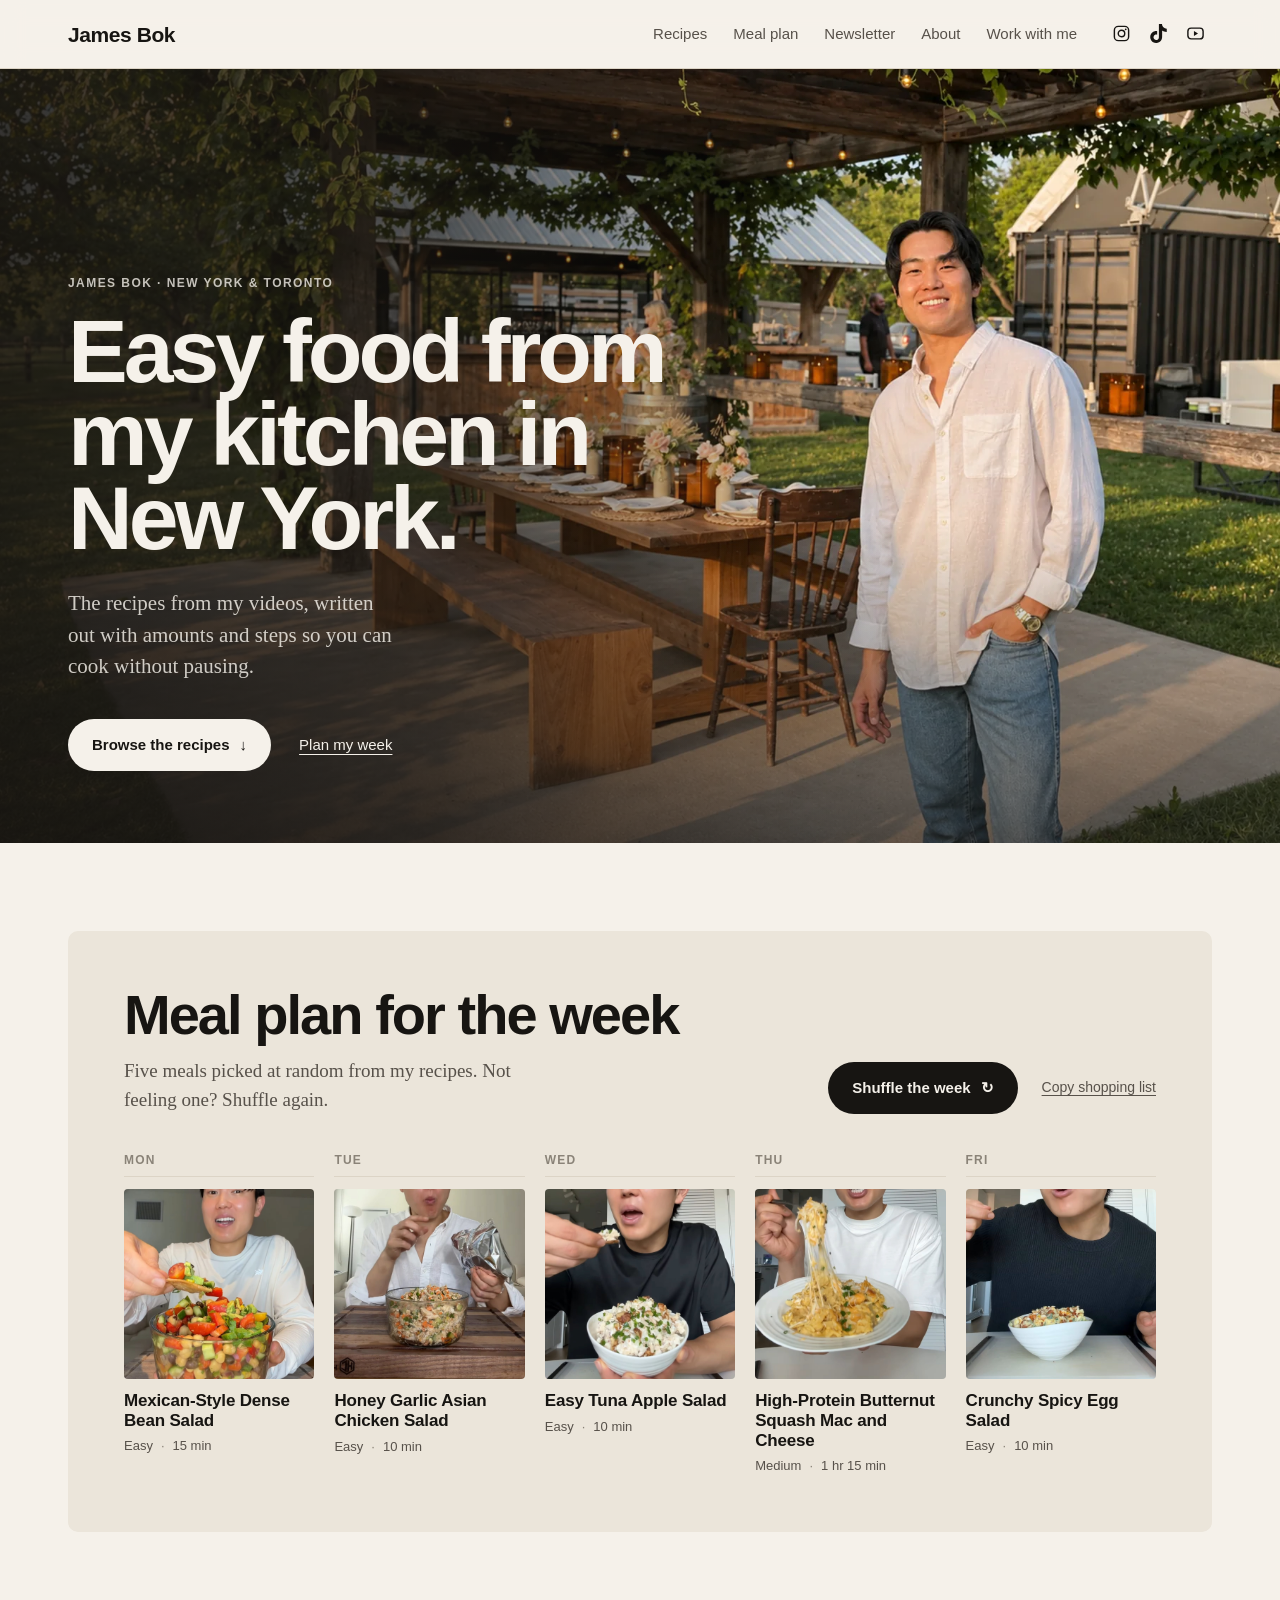
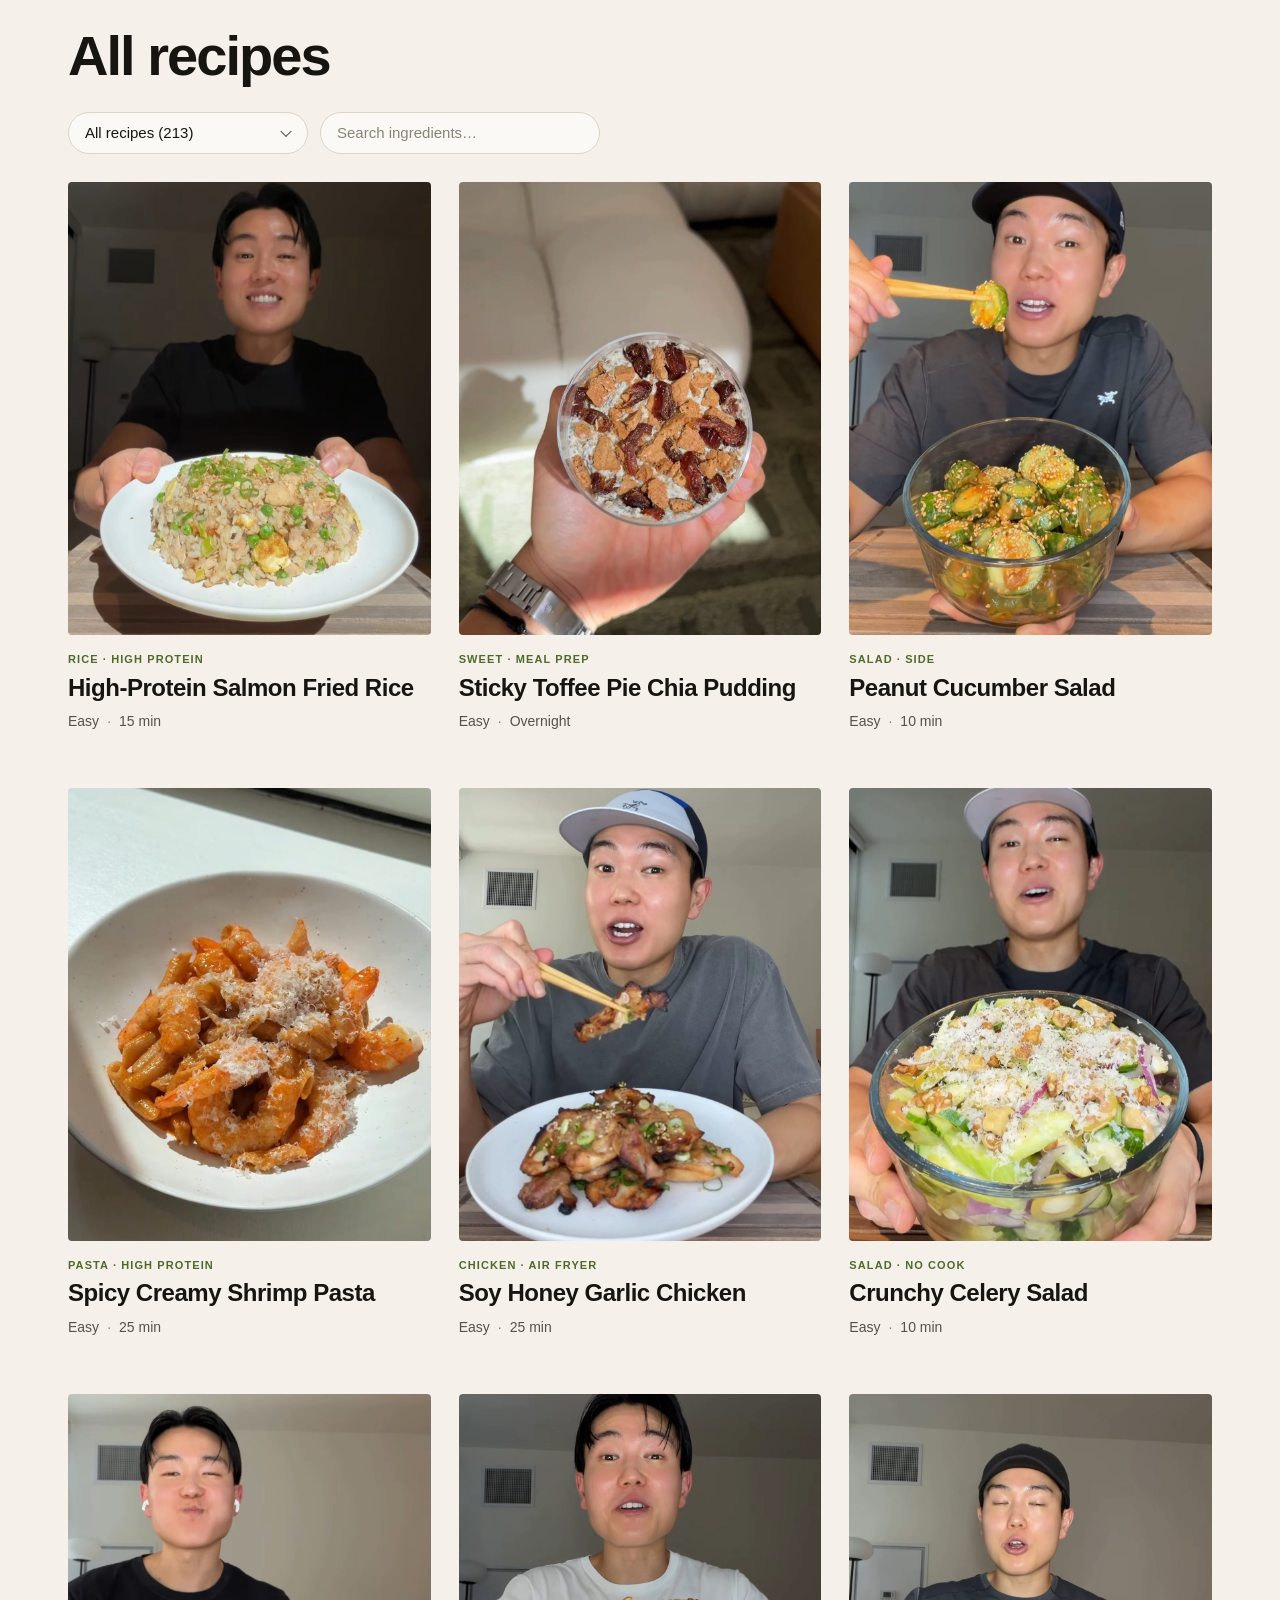
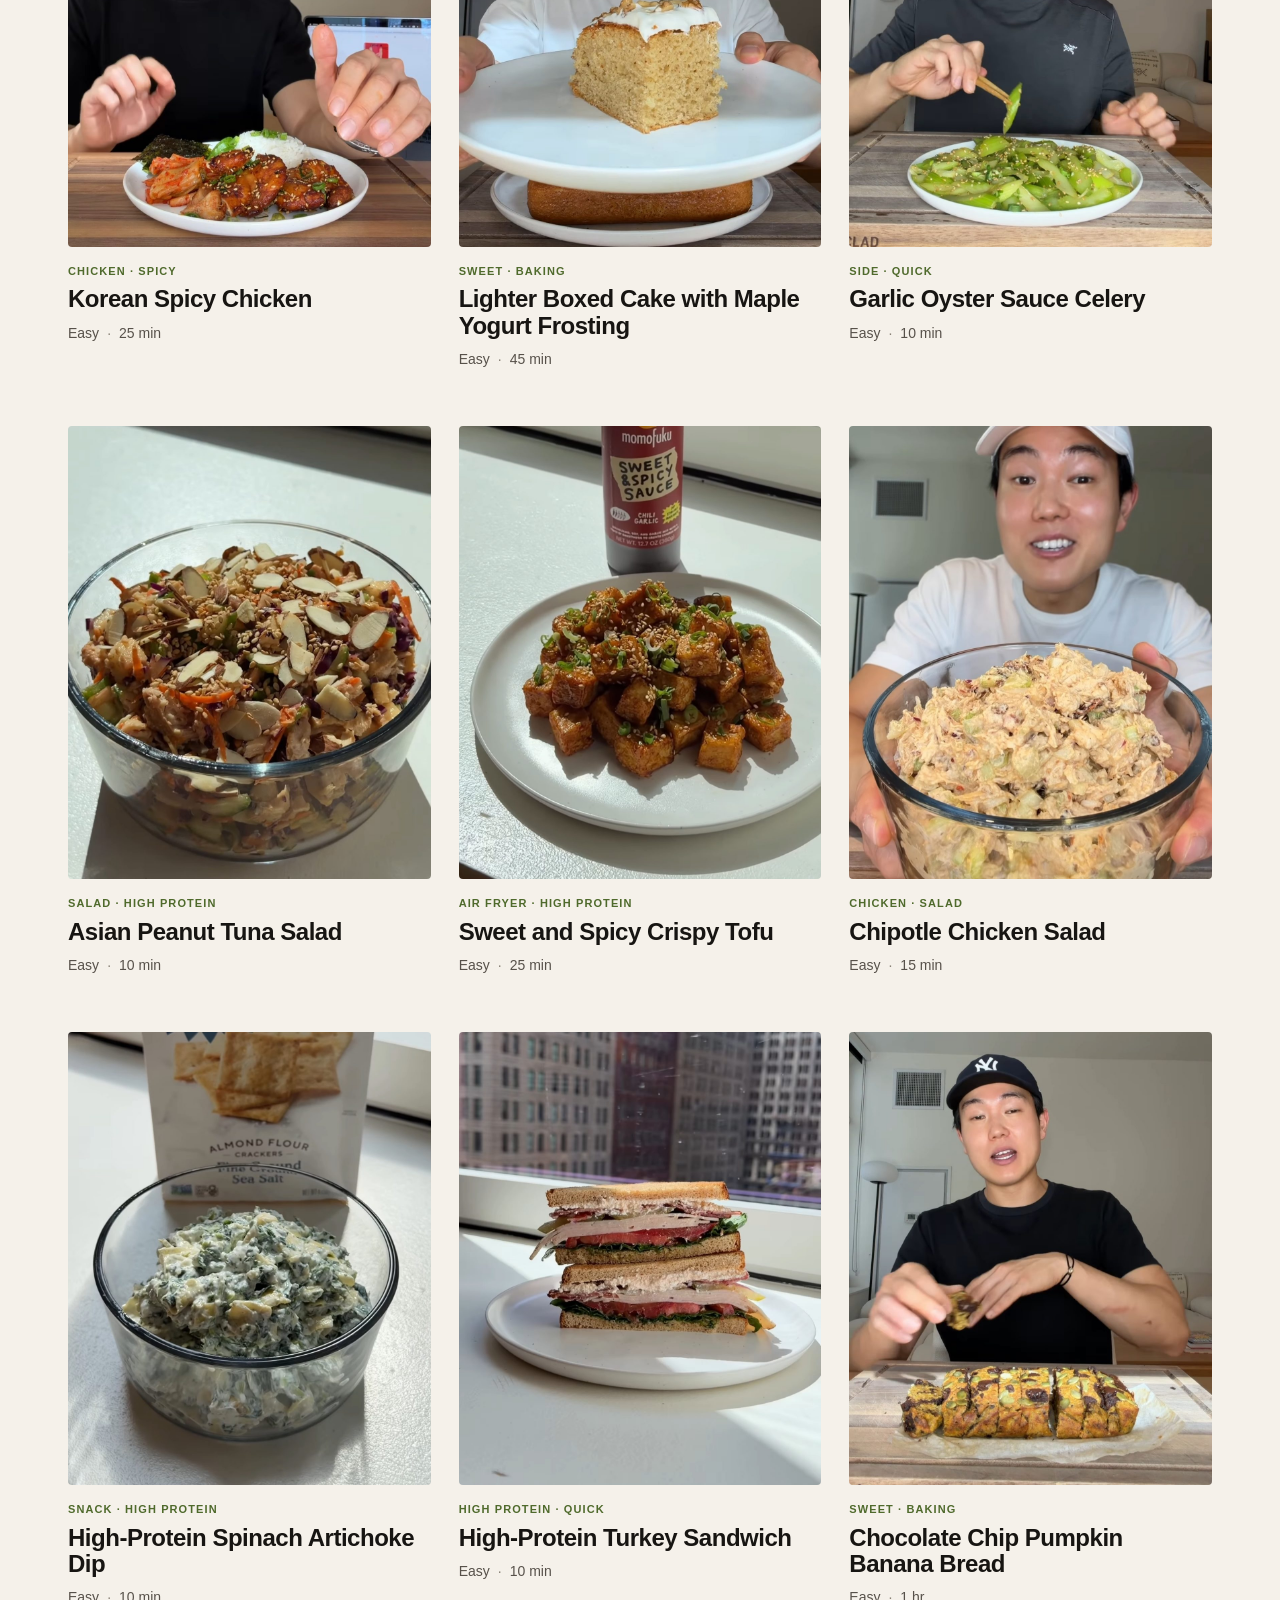
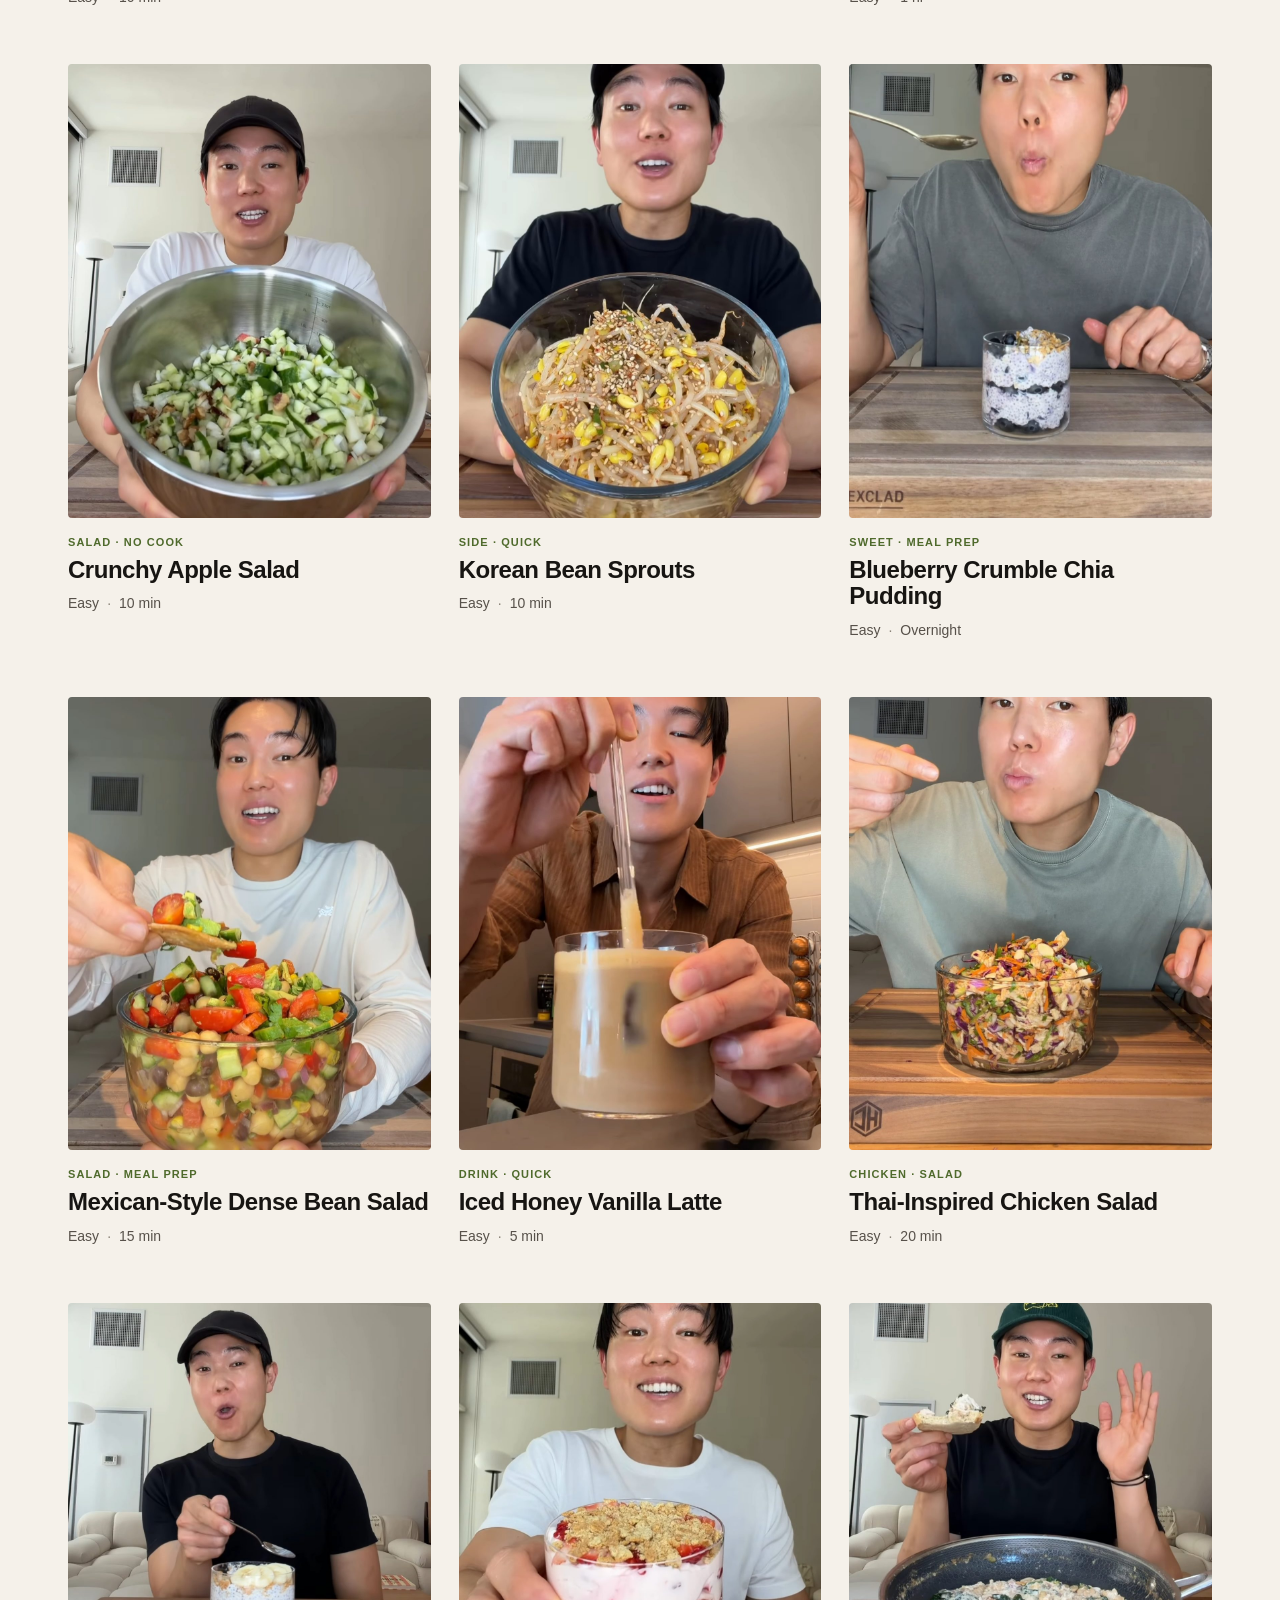
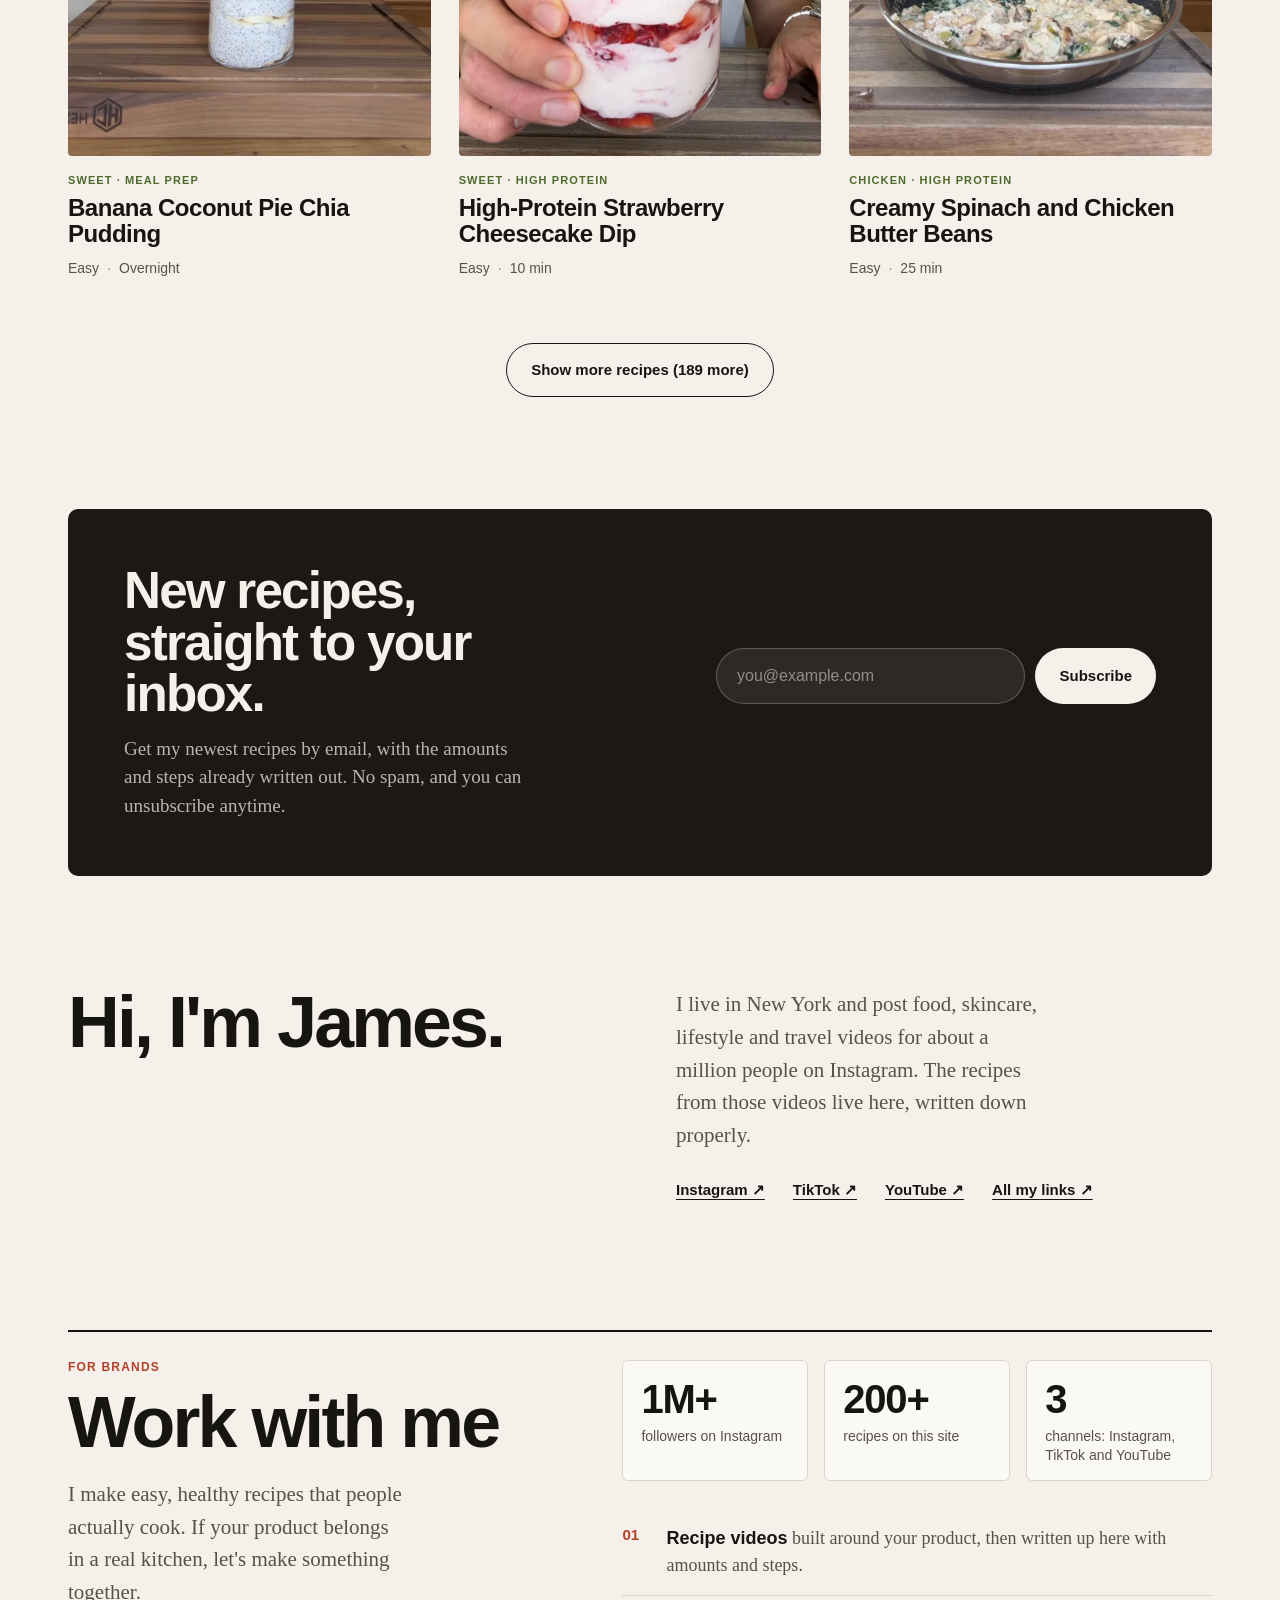
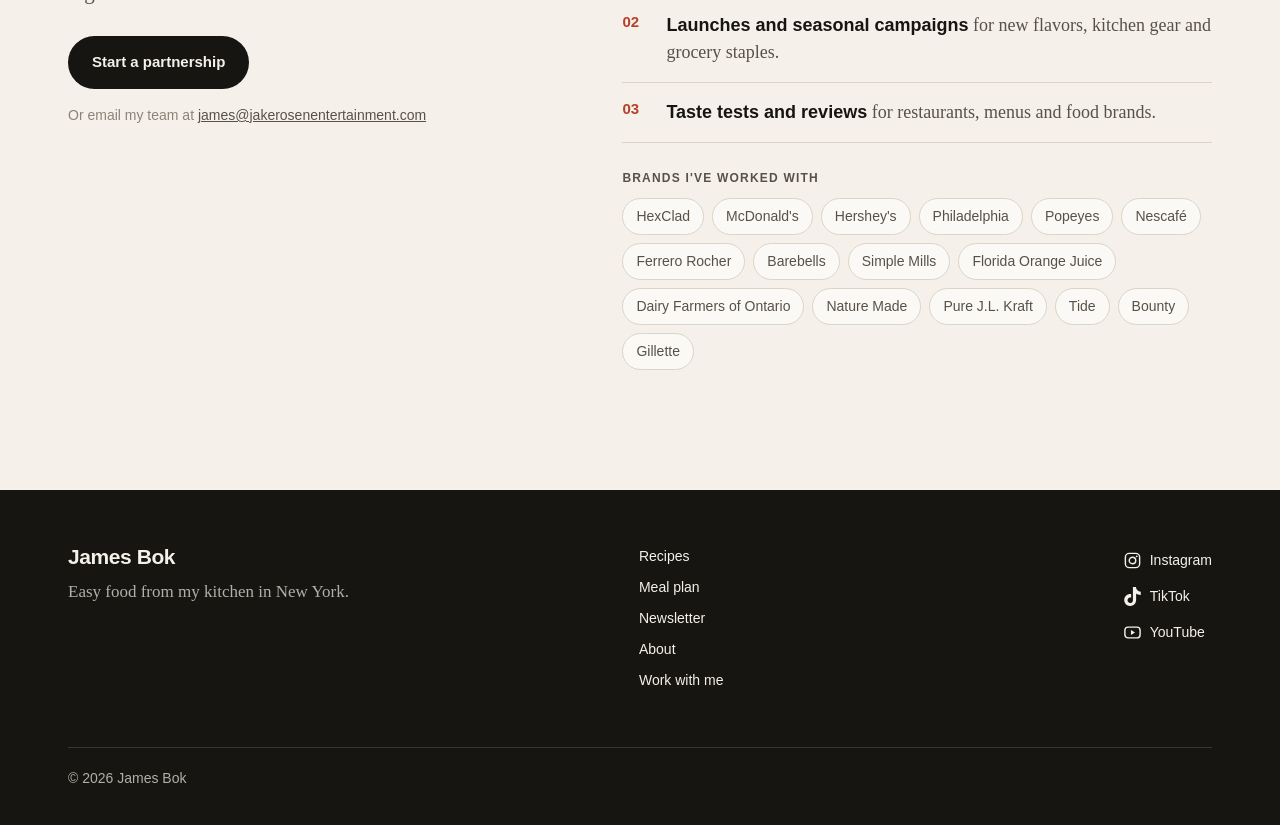
<file: index.html>
<!doctype html>
<html lang="en">
<head>
  <meta charset="utf-8">
  <meta name="viewport" content="width=device-width, initial-scale=1">
  <title>James Bok · Recipes</title>
  <meta name="description" content="Easy recipes from James Bok's videos, written out with amounts and steps.">
  <link rel="stylesheet" href="style.css">
</head>
<body class="home">
  <a class="skip" href="#recipes">Skip to the recipes</a>

  <header class="site-head">
    <div class="wrap head-in">
      <a class="mark" href="index.html"><b>James Bok</b></a>
      <button class="menu-btn" type="button" aria-expanded="false" aria-controls="head-links">Menu</button>
      <div class="head-links" id="head-links">
        <nav class="site-nav" aria-label="Main">
          <a href="#recipes">Recipes</a>
          <a href="#plan">Meal plan</a>
          <a href="#newsletter">Newsletter</a>
          <a href="#about">About</a>
          <a href="#partner">Work with me</a>
        </nav>
        <ul class="socials" aria-label="James on social media">
          <li><a href="https://www.instagram.com/jamesbok/" target="_blank" rel="noopener" aria-label="Instagram"><svg viewBox="0 0 24 24" aria-hidden="true"><rect x="3" y="3" width="18" height="18" rx="5" fill="none" stroke="currentColor" stroke-width="1.8"/><circle cx="12" cy="12" r="4.1" fill="none" stroke="currentColor" stroke-width="1.8"/><circle cx="17.3" cy="6.7" r="1.15" fill="currentColor"/></svg><span>Instagram</span></a></li>
          <li><a href="https://www.tiktok.com/@james.bok" target="_blank" rel="noopener" aria-label="TikTok"><svg viewBox="0 0 24 24" aria-hidden="true"><path fill="currentColor" d="M12.525.02c1.31-.02 2.61-.01 3.91-.02.08 1.53.63 3.09 1.75 4.17 1.12 1.11 2.7 1.62 4.24 1.79v4.03c-1.44-.05-2.89-.35-4.2-.97-.57-.26-1.1-.59-1.62-.93-.01 2.92.01 5.84-.02 8.75-.08 1.4-.54 2.79-1.35 3.94-1.31 1.92-3.58 3.17-5.91 3.21-1.43.08-2.86-.31-4.08-1.03-2.02-1.19-3.44-3.37-3.65-5.71-.02-.5-.03-1-.01-1.49.18-1.9 1.12-3.72 2.58-4.96 1.66-1.44 3.98-2.13 6.15-1.72.02 1.48-.04 2.96-.04 4.44-.99-.32-2.15-.23-3.02.37-.63.41-1.11 1.04-1.36 1.75-.21.51-.15 1.07-.14 1.61.24 1.64 1.82 3.02 3.5 2.87 1.12-.01 2.19-.66 2.77-1.61.19-.33.4-.67.41-1.06.1-1.79.06-3.57.07-5.36.01-4.03-.01-8.05.02-12.07z"/></svg><span>TikTok</span></a></li>
          <li><a href="https://www.youtube.com/@jamesbok" target="_blank" rel="noopener" aria-label="YouTube"><svg viewBox="0 0 24 24" aria-hidden="true"><rect x="2.4" y="5.2" width="19.2" height="13.6" rx="4" fill="none" stroke="currentColor" stroke-width="1.8"/><path d="M10 8.9v6.2l5.2-3.1z" fill="currentColor"/></svg><span>YouTube</span></a></li>
        </ul>
      </div>
    </div>
  </header>

  <main>
    <section class="hero" aria-labelledby="hero-title">
      <img class="hero-img" src="james-hero.webp" alt="James Bok smiling beside a long wooden table set for dinner under an outdoor pergola" width="1920" height="1080" fetchpriority="high">
      <div class="wrap hero-in">
        <div class="hero-text">
          <p class="hero-kicker">James Bok · New York &amp; Toronto</p>
          <h1 id="hero-title">Easy food from my kitchen in New&nbsp;York.</h1>
          <p class="hero-lede">The recipes from my videos, written out with amounts and steps so you can cook without pausing.</p>
          <div class="hero-cta">
            <a class="btn btn-light" href="#recipes">Browse the recipes <span aria-hidden="true">↓</span></a>
            <a class="textlink" href="#plan">Plan my week</a>
          </div>
        </div>
      </div>
    </section>

    <section class="block block-plan" id="plan" aria-labelledby="plan-title">
      <div class="wrap">
        <div class="box box-plan">
        <div class="plan-head">
          <div>
            <h2 id="plan-title">Meal plan for the week</h2>
            <p class="plan-lede">Five meals picked at random from my recipes. Not feeling one? Shuffle again.</p>
          </div>
          <div class="plan-actions">
            <button class="btn" id="shuffle" type="button">Shuffle the week <span aria-hidden="true">↻</span></button>
            <button class="textbtn" id="plan-copy" type="button">Copy shopping list</button>
          </div>
        </div>
        <ol class="plan-list" id="plan-list" aria-live="polite"></ol>
        </div>
      </div>
    </section>

    <div class="wrap">
      <section class="recipes" id="recipes" aria-labelledby="recipes-title">
        <div class="sec-head">
          <h2 id="recipes-title">All recipes</h2>
          <p class="count" id="count" aria-live="polite"></p>
        </div>
        <div class="toolbar">
          <div class="select">
            <select id="filter" aria-label="Filter recipes by tag"></select>
          </div>
          <input class="search" id="search" type="search" placeholder="Search ingredients…" aria-label="Search recipes">
        </div>
        <ul class="grid" id="list"></ul>
        <div class="more" id="more-wrap" hidden>
          <button class="btn btn-line" id="more" type="button">Show more recipes</button>
        </div>
      </section>
    </div>

    <section class="block block-news" id="newsletter" aria-labelledby="news-title">
      <div class="wrap">
        <div class="box box-news news">
        <div class="news-text">
          <h2 id="news-title">New recipes, straight to your inbox.</h2>
          <p>Get my newest recipes by email, with the amounts and steps already written out. No spam, and you can unsubscribe anytime.</p>
        </div>
        <!-- To connect a newsletter service (Mailchimp, Kit, Beehiiv…), put its form URL in action="" and match the email field's name. -->
        <form class="news-form" id="news-form" action="" method="post" novalidate>
          <label class="sr" for="news-email">Email address</label>
          <input id="news-email" type="email" name="email" placeholder="you@example.com" autocomplete="email" required>
          <button class="btn btn-light" type="submit">Subscribe</button>
          <p class="news-note" id="news-note" aria-live="polite"></p>
        </form>
        </div>
      </div>
    </section>

    <div class="wrap">
      <section class="about" id="about" aria-labelledby="about-title">
        <h2 id="about-title">Hi, I'm James.</h2>
        <div>
          <p>I live in New York and post food, skincare, lifestyle and travel videos for about a million people on Instagram. The recipes from those videos live here, written down properly.</p>
          <div class="about-links">
            <a href="https://www.instagram.com/jamesbok/" target="_blank" rel="noopener">Instagram ↗</a>
            <a href="https://www.tiktok.com/@james.bok" target="_blank" rel="noopener">TikTok ↗</a>
            <a href="https://www.youtube.com/@jamesbok" target="_blank" rel="noopener">YouTube ↗</a>
            <a href="https://beacons.ai/jamesbok" target="_blank" rel="noopener">All my links ↗</a>
          </div>
        </div>
      </section>

      <section class="partner" id="partner" aria-labelledby="partner-title">
        <div class="partner-head">
          <p class="label">For brands</p>
          <h2 id="partner-title">Work with me</h2>
          <p class="partner-lede">I make easy, healthy recipes that people actually cook. If your product belongs in a real kitchen, let's make something together.</p>
          <a class="btn" href="mailto:james@jakerosenentertainment.com?subject=Partnership%20inquiry">Start a partnership</a>
          <p class="partner-mail">Or email my team at <a href="mailto:james@jakerosenentertainment.com">james@jakerosenentertainment.com</a></p>
        </div>
        <div class="partner-body">
          <dl class="stats">
            <div><dt>1M+</dt><dd>followers on Instagram</dd></div>
            <div><dt>200+</dt><dd>recipes on this site</dd></div>
            <div><dt>3</dt><dd>channels: Instagram, TikTok and YouTube</dd></div>
          </dl>
          <ol class="offer">
            <li><b>Recipe videos</b> built around your product, then written up here with amounts and steps.</li>
            <li><b>Launches and seasonal campaigns</b> for new flavors, kitchen gear and grocery staples.</li>
            <li><b>Taste tests and reviews</b> for restaurants, menus and food brands.</li>
          </ol>
          <div class="brands">
            <p class="label">Brands I've worked with</p>
            <ul>
              <li>HexClad</li><li>McDonald's</li><li>Hershey's</li><li>Philadelphia</li><li>Popeyes</li><li>Nescafé</li>
              <li>Ferrero Rocher</li><li>Barebells</li><li>Simple Mills</li><li>Florida Orange Juice</li><li>Dairy Farmers of Ontario</li>
              <li>Nature Made</li><li>Pure J.L. Kraft</li><li>Tide</li><li>Bounty</li><li>Gillette</li>
            </ul>
          </div>
        </div>
      </section>
    </div>
  </main>

  <footer class="site-foot">
    <div class="wrap foot-in">
      <div class="foot-brand">
        <a class="mark" href="index.html"><b>James Bok</b></a>
        <p>Easy food from my kitchen in New York.</p>
      </div>
      <nav class="foot-nav" aria-label="Footer">
        <a href="#recipes">Recipes</a>
        <a href="#plan">Meal plan</a>
        <a href="#newsletter">Newsletter</a>
        <a href="#about">About</a>
        <a href="#partner">Work with me</a>
      </nav>
      <ul class="socials socials-labeled" aria-label="James on social media">
        <li><a href="https://www.instagram.com/jamesbok/" target="_blank" rel="noopener"><svg viewBox="0 0 24 24" aria-hidden="true"><rect x="3" y="3" width="18" height="18" rx="5" fill="none" stroke="currentColor" stroke-width="1.8"/><circle cx="12" cy="12" r="4.1" fill="none" stroke="currentColor" stroke-width="1.8"/><circle cx="17.3" cy="6.7" r="1.15" fill="currentColor"/></svg><span>Instagram</span></a></li>
        <li><a href="https://www.tiktok.com/@james.bok" target="_blank" rel="noopener"><svg viewBox="0 0 24 24" aria-hidden="true"><path fill="currentColor" d="M12.525.02c1.31-.02 2.61-.01 3.91-.02.08 1.53.63 3.09 1.75 4.17 1.12 1.11 2.7 1.62 4.24 1.79v4.03c-1.44-.05-2.89-.35-4.2-.97-.57-.26-1.1-.59-1.62-.93-.01 2.92.01 5.84-.02 8.75-.08 1.4-.54 2.79-1.35 3.94-1.31 1.92-3.58 3.17-5.91 3.21-1.43.08-2.86-.31-4.08-1.03-2.02-1.19-3.44-3.37-3.65-5.71-.02-.5-.03-1-.01-1.49.18-1.9 1.12-3.72 2.58-4.96 1.66-1.44 3.98-2.13 6.15-1.72.02 1.48-.04 2.96-.04 4.44-.99-.32-2.15-.23-3.02.37-.63.41-1.11 1.04-1.36 1.75-.21.51-.15 1.07-.14 1.61.24 1.64 1.82 3.02 3.5 2.87 1.12-.01 2.19-.66 2.77-1.61.19-.33.4-.67.41-1.06.1-1.79.06-3.57.07-5.36.01-4.03-.01-8.05.02-12.07z"/></svg><span>TikTok</span></a></li>
        <li><a href="https://www.youtube.com/@jamesbok" target="_blank" rel="noopener"><svg viewBox="0 0 24 24" aria-hidden="true"><rect x="2.4" y="5.2" width="19.2" height="13.6" rx="4" fill="none" stroke="currentColor" stroke-width="1.8"/><path d="M10 8.9v6.2l5.2-3.1z" fill="currentColor"/></svg><span>YouTube</span></a></li>
      </ul>
      <p class="foot-copy">© 2026 James Bok</p>
    </div>
  </footer>

  <script src="recipes.js"></script>
  <script src="app.js"></script>
</body>
</html>
</file>
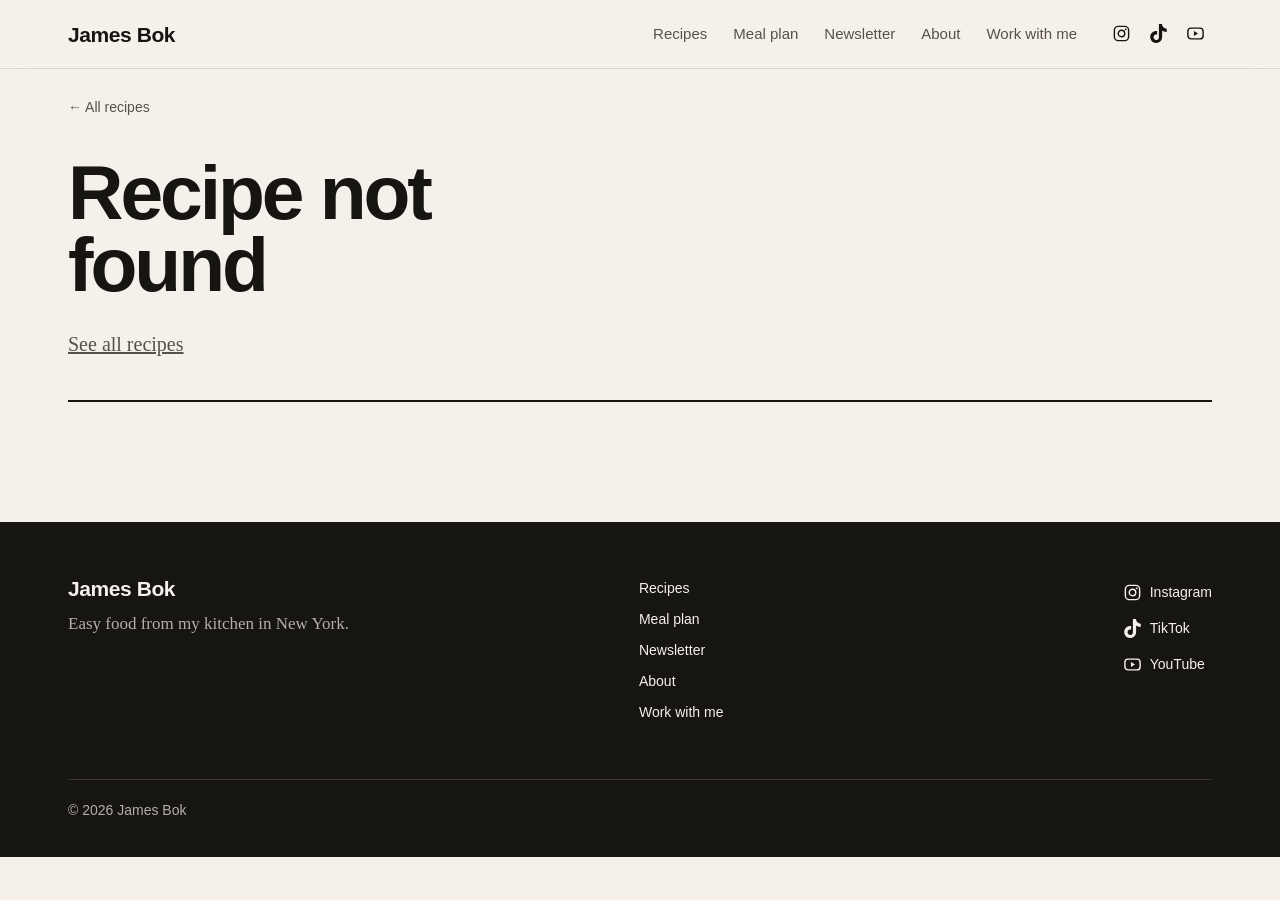
<file: recipe.html>
<!doctype html>
<html lang="en">
<head>
  <meta charset="utf-8">
  <meta name="viewport" content="width=device-width, initial-scale=1">
  <title>Recipe · James Bok</title>
  <meta name="description" content="A recipe from James Bok.">
  <link rel="stylesheet" href="style.css">
  <link rel="stylesheet" href="print.css">
</head>
<body>
  <a class="skip" href="#recipe">Skip to the recipe</a>

  <header class="site-head">
    <div class="wrap head-in">
      <a class="mark" href="index.html"><b>James Bok</b></a>
      <button class="menu-btn" type="button" aria-expanded="false" aria-controls="head-links">Menu</button>
      <div class="head-links" id="head-links">
        <nav class="site-nav" aria-label="Main">
          <a href="index.html#recipes">Recipes</a>
          <a href="index.html#plan">Meal plan</a>
          <a href="index.html#newsletter">Newsletter</a>
          <a href="index.html#about">About</a>
          <a href="index.html#partner">Work with me</a>
        </nav>
        <ul class="socials" aria-label="James on social media">
          <li><a href="https://www.instagram.com/jamesbok/" target="_blank" rel="noopener" aria-label="Instagram"><svg viewBox="0 0 24 24" aria-hidden="true"><rect x="3" y="3" width="18" height="18" rx="5" fill="none" stroke="currentColor" stroke-width="1.8"/><circle cx="12" cy="12" r="4.1" fill="none" stroke="currentColor" stroke-width="1.8"/><circle cx="17.3" cy="6.7" r="1.15" fill="currentColor"/></svg><span>Instagram</span></a></li>
          <li><a href="https://www.tiktok.com/@james.bok" target="_blank" rel="noopener" aria-label="TikTok"><svg viewBox="0 0 24 24" aria-hidden="true"><path fill="currentColor" d="M12.525.02c1.31-.02 2.61-.01 3.91-.02.08 1.53.63 3.09 1.75 4.17 1.12 1.11 2.7 1.62 4.24 1.79v4.03c-1.44-.05-2.89-.35-4.2-.97-.57-.26-1.1-.59-1.62-.93-.01 2.92.01 5.84-.02 8.75-.08 1.4-.54 2.79-1.35 3.94-1.31 1.92-3.58 3.17-5.91 3.21-1.43.08-2.86-.31-4.08-1.03-2.02-1.19-3.44-3.37-3.65-5.71-.02-.5-.03-1-.01-1.49.18-1.9 1.12-3.72 2.58-4.96 1.66-1.44 3.98-2.13 6.15-1.72.02 1.48-.04 2.96-.04 4.44-.99-.32-2.15-.23-3.02.37-.63.41-1.11 1.04-1.36 1.75-.21.51-.15 1.07-.14 1.61.24 1.64 1.82 3.02 3.5 2.87 1.12-.01 2.19-.66 2.77-1.61.19-.33.4-.67.41-1.06.1-1.79.06-3.57.07-5.36.01-4.03-.01-8.05.02-12.07z"/></svg><span>TikTok</span></a></li>
          <li><a href="https://www.youtube.com/@jamesbok" target="_blank" rel="noopener" aria-label="YouTube"><svg viewBox="0 0 24 24" aria-hidden="true"><rect x="2.4" y="5.2" width="19.2" height="13.6" rx="4" fill="none" stroke="currentColor" stroke-width="1.8"/><path d="M10 8.9v6.2l5.2-3.1z" fill="currentColor"/></svg><span>YouTube</span></a></li>
        </ul>
      </div>
    </div>
  </header>

  <div class="wrap">
    <a class="back" href="index.html#recipes">← All recipes</a>
    <main id="recipe"></main>
  </div>

  <footer class="site-foot">
    <div class="wrap foot-in">
      <div class="foot-brand">
        <a class="mark" href="index.html"><b>James Bok</b></a>
        <p>Easy food from my kitchen in New York.</p>
      </div>
      <nav class="foot-nav" aria-label="Footer">
        <a href="index.html#recipes">Recipes</a>
        <a href="index.html#plan">Meal plan</a>
        <a href="index.html#newsletter">Newsletter</a>
        <a href="index.html#about">About</a>
        <a href="index.html#partner">Work with me</a>
      </nav>
      <ul class="socials socials-labeled" aria-label="James on social media">
        <li><a href="https://www.instagram.com/jamesbok/" target="_blank" rel="noopener"><svg viewBox="0 0 24 24" aria-hidden="true"><rect x="3" y="3" width="18" height="18" rx="5" fill="none" stroke="currentColor" stroke-width="1.8"/><circle cx="12" cy="12" r="4.1" fill="none" stroke="currentColor" stroke-width="1.8"/><circle cx="17.3" cy="6.7" r="1.15" fill="currentColor"/></svg><span>Instagram</span></a></li>
        <li><a href="https://www.tiktok.com/@james.bok" target="_blank" rel="noopener"><svg viewBox="0 0 24 24" aria-hidden="true"><path fill="currentColor" d="M12.525.02c1.31-.02 2.61-.01 3.91-.02.08 1.53.63 3.09 1.75 4.17 1.12 1.11 2.7 1.62 4.24 1.79v4.03c-1.44-.05-2.89-.35-4.2-.97-.57-.26-1.1-.59-1.62-.93-.01 2.92.01 5.84-.02 8.75-.08 1.4-.54 2.79-1.35 3.94-1.31 1.92-3.58 3.17-5.91 3.21-1.43.08-2.86-.31-4.08-1.03-2.02-1.19-3.44-3.37-3.65-5.71-.02-.5-.03-1-.01-1.49.18-1.9 1.12-3.72 2.58-4.96 1.66-1.44 3.98-2.13 6.15-1.72.02 1.48-.04 2.96-.04 4.44-.99-.32-2.15-.23-3.02.37-.63.41-1.11 1.04-1.36 1.75-.21.51-.15 1.07-.14 1.61.24 1.64 1.82 3.02 3.5 2.87 1.12-.01 2.19-.66 2.77-1.61.19-.33.4-.67.41-1.06.1-1.79.06-3.57.07-5.36.01-4.03-.01-8.05.02-12.07z"/></svg><span>TikTok</span></a></li>
        <li><a href="https://www.youtube.com/@jamesbok" target="_blank" rel="noopener"><svg viewBox="0 0 24 24" aria-hidden="true"><rect x="2.4" y="5.2" width="19.2" height="13.6" rx="4" fill="none" stroke="currentColor" stroke-width="1.8"/><path d="M10 8.9v6.2l5.2-3.1z" fill="currentColor"/></svg><span>YouTube</span></a></li>
      </ul>
      <p class="foot-copy">© 2026 James Bok</p>
    </div>
  </footer>

  <script src="qrcode.js"></script>
  <script src="print.js"></script>
  <script src="recipes.js"></script>
  <script src="app.js"></script>
</body>
</html>
</file>
<file: style.css>
:root {
  --paper: #f5f1ea;
  --paper-2: #ebe5da;
  --card: #fbf9f5;
  --ink: #171512;
  --ink-2: #57514a;
  --ink-3: #8a8378;
  --line: #dcd4c6;
  --accent: #b5412a;      /* gochujang */
  --accent-ink: #fff7ef;
  --green: #4f6a2c;       /* green onion */

  /* Classic system fonts: nothing to download, available everywhere. */
  --sans: "Helvetica Neue", Helvetica, Arial, sans-serif;
  --serif: Georgia, "Times New Roman", Times, serif;

  --gutter: clamp(16px, 4vw, 48px);
  --max: 1240px;
}

* { box-sizing: border-box; }
html { -webkit-text-size-adjust: 100%; scroll-behavior: smooth; }
body {
  margin: 0;
  background: var(--paper);
  color: var(--ink);
  font: 400 17px/1.5 var(--sans);
  -webkit-font-smoothing: antialiased;
}
a { color: inherit; }
img { max-width: 100%; display: block; }
button { font: inherit; color: inherit; }

.wrap { max-width: var(--max); margin: 0 auto; padding: 0 var(--gutter); }

.label {
  margin: 0; font: 700 12px/1.2 var(--sans); letter-spacing: 0.1em; text-transform: uppercase; color: var(--ink-2);
}

.sr, .skip:not(:focus) {
  position: absolute; width: 1px; height: 1px; margin: -1px; padding: 0;
  overflow: hidden; clip: rect(0 0 0 0); white-space: nowrap; border: 0;
}
.skip:focus {
  position: fixed; top: 12px; left: 12px; z-index: 50;
  background: var(--ink); color: var(--paper); padding: 10px 16px; border-radius: 999px; font-size: 14px;
}

/* ---------- header / footer ---------- */
.site-head {
  position: sticky; top: 0; z-index: 30;
  background: rgba(245, 241, 234, 0.9);
  -webkit-backdrop-filter: saturate(1.4) blur(12px); backdrop-filter: saturate(1.4) blur(12px);
  border-bottom: 1px solid var(--line);
}
.head-in { display: flex; align-items: center; justify-content: space-between; gap: 24px; min-height: 68px; }
.mark { text-decoration: none; display: flex; align-items: baseline; gap: 10px; white-space: nowrap; }
.mark b { font: 700 21px/1 var(--sans); letter-spacing: -0.02em; }
.head-links { display: flex; align-items: center; gap: 28px; }
.site-nav { display: flex; gap: 26px; font-size: 15px; }
.site-nav a { text-decoration: none; color: var(--ink-2); white-space: nowrap; }
.site-nav a:hover { color: var(--ink); text-decoration: underline; text-underline-offset: 5px; }
.socials { list-style: none; margin: 0; padding: 0; display: flex; gap: 4px; }
.socials a {
  display: inline-flex; align-items: center; gap: 8px; text-decoration: none; color: var(--ink);
  padding: 7px; border-radius: 999px; transition: background .15s ease, color .15s ease;
}
.socials a:hover { background: var(--ink); color: var(--paper); }
.socials svg { width: 19px; height: 19px; flex: none; }
.site-head .socials span { display: none; }
.menu-btn {
  display: none; border: 1.5px solid var(--ink); background: transparent; border-radius: 999px;
  padding: 7px 16px; font-size: 14px; font-weight: 700; cursor: pointer;
}

.site-foot {
  margin-top: 120px; background: var(--ink); color: rgba(245, 241, 234, 0.7);
  padding: 56px 0 36px; font-size: 14px;
}
.foot-in {
  display: grid; grid-template-columns: minmax(0, 1.2fr) minmax(0, 1fr) auto; gap: 32px 48px; align-items: start;
}
.foot-brand .mark b { color: var(--paper); }
.foot-brand p { margin: 12px 0 0; font: 400 17px/1.5 var(--serif); }
.foot-nav { display: grid; gap: 10px; }
.foot-nav a { color: var(--paper); text-decoration: none; }
.foot-nav a:hover { text-decoration: underline; text-underline-offset: 4px; }
.socials-labeled { flex-direction: column; gap: 6px; }
.socials-labeled a { color: var(--paper); padding: 4px 0; }
.socials-labeled a:hover { background: none; color: #e8907a; }
.foot-copy { grid-column: 1 / -1; margin: 24px 0 0; padding-top: 20px; border-top: 1px solid rgba(245, 241, 234, 0.15); }

/* ---------- buttons ---------- */
.btn {
  display: inline-flex; align-items: center; gap: 10px;
  background: var(--ink); color: var(--paper); text-decoration: none; border: 0; cursor: pointer;
  padding: 15px 24px; border-radius: 999px; font-weight: 700; font-size: 15px;
  transition: background .15s ease, color .15s ease;
}
.btn:hover { background: var(--accent); }
.btn-light { background: var(--paper); color: var(--ink); }
.btn-light:hover { background: var(--accent); color: var(--accent-ink); }
.textlink { font-size: 15px; color: var(--ink-2); text-underline-offset: 4px; }
.textlink:hover { color: var(--ink); }

/* ---------- home: hero ---------- */
/* One wide photo of James fills the hero (he stands on the right); a dark gradient on the left sits under the text. */
.hero {
  position: relative; overflow: hidden; isolation: isolate;
  background: #1d1814; color: var(--paper);
  min-height: min(86vh, 820px); display: flex; align-items: flex-end;
}
.hero-img {
  position: absolute; inset: 0; z-index: -2; width: 100%; height: 100%; max-width: none;
  object-fit: cover; object-position: 70% 35%;
}
.hero::after {
  content: ""; position: absolute; inset: 0; z-index: -1;
  background:
    linear-gradient(90deg, rgba(23, 20, 17, 0.86) 0%, rgba(23, 20, 17, 0.66) 34%, rgba(23, 20, 17, 0.2) 58%, rgba(23, 20, 17, 0) 70%),
    linear-gradient(0deg, rgba(23, 20, 17, 0.6) 0%, rgba(23, 20, 17, 0) 42%);
}
.hero-in {
  width: 100%; display: flex; align-items: flex-end; justify-content: space-between; gap: 40px;
  padding-top: 120px; padding-bottom: clamp(40px, 6vw, 72px);
}
.hero-text { max-width: 640px; }
.hero-kicker { margin: 0 0 20px; font: 700 12px/1.2 var(--sans); letter-spacing: 0.12em; text-transform: uppercase; color: rgba(245, 241, 234, 0.78); }
.hero h1 {
  margin: 0;
  font: 700 clamp(48px, 7vw, 104px)/0.93 var(--sans);
  letter-spacing: -0.045em;
}
.hero-lede {
  margin: 28px 0 0; max-width: 32ch;
  font: 400 21px/1.5 var(--serif); color: rgba(245, 241, 234, 0.82);
}
.hero-cta { display: flex; flex-wrap: wrap; align-items: center; gap: 14px 28px; margin-top: 36px; }
.hero .textlink { color: var(--paper); }
.hero .textlink:hover { color: #fff; }

/* Newest recipe, a small card in the hero's corner. */
.newest {
  display: grid; grid-template-columns: 72px minmax(0, 1fr); gap: 14px; align-items: center;
  width: 300px; padding: 12px; border-radius: 6px; text-decoration: none; color: var(--ink);
  background: rgba(245, 241, 234, 0.94); box-shadow: 0 10px 30px rgba(0, 0, 0, 0.25);
  transition: transform .2s ease;
}
.newest:hover { transform: translateY(-3px); }
.newest img { width: 72px; height: 90px; object-fit: cover; border-radius: 4px; }
.newest small { display: block; font: 700 11px/1.2 var(--sans); letter-spacing: 0.1em; text-transform: uppercase; color: var(--accent); }
.newest b { display: block; margin-top: 5px; font: 700 17px/1.15 var(--sans); letter-spacing: -0.01em; }
.newest .meta { margin-top: 6px; font-size: 13px; }

/* ---------- home: contained boxes (meal plan, newsletter) ---------- */
/* They sit inside the page width, in quiet neutrals, rather than running edge to edge. */
.block { padding-top: clamp(48px, 7vw, 88px); scroll-margin-top: 68px; }
.box { border-radius: 10px; padding: clamp(28px, 4.5vw, 56px); }

/* ---------- home: meal plan ---------- */
.box-plan { background: var(--paper-2); }
.plan-head { display: flex; flex-wrap: wrap; align-items: flex-end; justify-content: space-between; gap: 20px 40px; }
.plan-head h2 { margin: 0; font: 700 clamp(32px, 4.4vw, 56px)/1 var(--sans); letter-spacing: -0.035em; }
.plan-lede { margin: 14px 0 0; max-width: 44ch; font: 400 19px/1.5 var(--serif); color: var(--ink-2); }
.plan-actions { display: flex; flex-wrap: wrap; align-items: center; gap: 12px 24px; }

.plan-list {
  list-style: none; margin: 40px 0 0; padding: 0;
  display: grid; grid-template-columns: repeat(5, minmax(0, 1fr)); gap: 20px;
}
.day a { display: block; text-decoration: none; }
.day-name {
  display: block; margin-bottom: 12px; padding-bottom: 10px; border-bottom: 1px solid var(--line);
  font: 700 12px/1 var(--sans); letter-spacing: 0.1em; text-transform: uppercase; color: var(--ink-3);
}
.day-photo { aspect-ratio: 1 / 1; overflow: hidden; border-radius: 4px; background: rgba(23, 21, 18, 0.06); }
.day-photo img { width: 100%; height: 100%; object-fit: cover; object-position: center 62%; transition: transform .6s cubic-bezier(.2, .7, .2, 1); }
.day a:hover .day-photo img { transform: scale(1.04); }
.day h3 { margin: 12px 0 0; font: 700 17px/1.15 var(--sans); letter-spacing: -0.01em; transition: color .15s ease; }
.day a:hover h3 { color: var(--accent); }
.day .meta { margin-top: 6px; font-size: 13px; }

.plan-list.fresh .day { animation: deal-in .45s cubic-bezier(.2, .7, .2, 1) both; }
.plan-list.fresh .day:nth-child(2) { animation-delay: .05s; }
.plan-list.fresh .day:nth-child(3) { animation-delay: .1s; }
.plan-list.fresh .day:nth-child(4) { animation-delay: .15s; }
.plan-list.fresh .day:nth-child(5) { animation-delay: .2s; }
@keyframes deal-in { from { opacity: 0; transform: translateY(12px); } to { opacity: 1; transform: none; } }
@media (prefers-reduced-motion: reduce) { .plan-list.fresh .day { animation: none; } }

/* ---------- home: recipe index ---------- */
.recipes { padding-top: clamp(56px, 8vw, 96px); padding-bottom: clamp(64px, 9vw, 112px); scroll-margin-top: 68px; }
.sec-head { display: flex; align-items: baseline; justify-content: space-between; gap: 16px; }
.sec-head h2 { margin: 0; font: 700 clamp(32px, 4.4vw, 56px)/1 var(--sans); letter-spacing: -0.035em; }
/* Recipe count: hidden on screen, still announced to screen readers when the filter or search changes. */
.count {
  position: absolute; width: 1px; height: 1px; margin: -1px; padding: 0;
  overflow: hidden; clip: rect(0 0 0 0); white-space: nowrap; border: 0;
}

.toolbar {
  display: flex; flex-wrap: wrap; align-items: center; gap: 12px;
  margin-top: 28px; padding-bottom: 28px;
}
.select { position: relative; flex: 0 1 240px; min-width: 0; }
.select select {
  -webkit-appearance: none; appearance: none; width: 100%;
  border: 1px solid var(--line); border-radius: 999px; background: var(--card);
  padding: 9px 40px 9px 16px; font: inherit; font-size: 15px; color: var(--ink); cursor: pointer;
}
.select select:hover { border-color: var(--ink-3); }
.select select:focus { outline: none; border-color: var(--ink-2); }
.select::after {
  content: ""; position: absolute; right: 18px; top: 50%; width: 7px; height: 7px; pointer-events: none;
  border-right: 1.5px solid var(--ink-2); border-bottom: 1.5px solid var(--ink-2);
  transform: translateY(-70%) rotate(45deg);
}
.search {
  flex: 0 1 280px; min-width: 0;
  border: 1px solid var(--line); border-radius: 999px; background: var(--card);
  padding: 9px 16px; font: inherit; font-size: 15px; color: var(--ink);
}
.search:focus { outline: none; border-color: var(--ink-2); }
.search::placeholder { color: var(--ink-3); }

.grid {
  list-style: none; margin: 0; padding: 0;
  display: grid; grid-template-columns: repeat(3, minmax(0, 1fr)); gap: 56px 28px;
}
.card a { display: block; text-decoration: none; }
.card-photo { aspect-ratio: 4 / 5; overflow: hidden; border-radius: 4px; background: var(--paper-2); }
.card-photo img { width: 100%; height: 100%; object-fit: cover; transition: transform .6s cubic-bezier(.2, .7, .2, 1); }
.card a:hover .card-photo img { transform: scale(1.04); }
.card .label { margin-top: 18px; color: var(--green); font-size: 11px; }
.card h3 {
  margin: 8px 0 0; font: 700 24px/1.1 var(--sans); letter-spacing: -0.02em;
  transition: color .15s ease;
}
.card a:hover h3 { color: var(--accent); }
.meta { display: flex; flex-wrap: wrap; gap: 4px 8px; margin-top: 10px; font-size: 14px; color: var(--ink-2); }
.meta span + span::before { content: "·"; margin-right: 8px; color: var(--ink-3); }
.empty { grid-column: 1 / -1; padding: 40px 0; color: var(--ink-2); font-family: var(--serif); font-size: 18px; }
.more { display: flex; justify-content: center; margin-top: 64px; }
.more[hidden] { display: none; }
.btn-line { background: transparent; color: var(--ink); border: 1.5px solid var(--ink); cursor: pointer; font-family: inherit; }
.btn-line:hover { background: var(--ink); color: var(--paper); }

/* ---------- home: about ---------- */
.about {
  display: grid; grid-template-columns: minmax(0, 1fr) minmax(0, 1fr); gap: 32px 72px;
  margin-top: clamp(64px, 9vw, 112px); scroll-margin-top: 92px;
}
.about h2 { margin: 0; font: 700 clamp(40px, 5.6vw, 76px)/0.95 var(--sans); letter-spacing: -0.04em; }
.about p { margin: 0; font: 400 21px/1.55 var(--serif); color: var(--ink-2); max-width: 36ch; }
.about-links { display: flex; flex-wrap: wrap; gap: 12px 28px; margin-top: 28px; }
.about-links a { font-size: 15px; font-weight: 700; text-underline-offset: 4px; }
.about-links a:hover { color: var(--accent); }

/* ---------- home: newsletter ---------- */
.block-news { padding-top: 0; }
.box-news { background: #1d1814; color: var(--paper); }
.news { display: grid; grid-template-columns: minmax(0, 1fr) minmax(0, 440px); gap: 28px 64px; align-items: center; }
.news h2 { margin: 0; font: 700 clamp(30px, 4vw, 52px)/1 var(--sans); letter-spacing: -0.035em; max-width: 14ch; }
.news-text p { margin: 16px 0 0; max-width: 42ch; font: 400 19px/1.5 var(--serif); color: rgba(245, 241, 234, 0.72); }
.news-form { display: flex; flex-wrap: wrap; gap: 10px; }
.news-form input {
  flex: 1 1 220px; min-width: 0; border: 1px solid rgba(245, 241, 234, 0.25); border-radius: 999px; padding: 15px 20px;
  font: inherit; font-size: 16px; color: var(--paper); background: rgba(245, 241, 234, 0.08);
}
.news-form input::placeholder { color: rgba(245, 241, 234, 0.5); }
.news-form input:focus { outline: none; border-color: rgba(245, 241, 234, 0.7); }
.news-note { flex-basis: 100%; margin: 4px 0 0; min-height: 1.4em; font-size: 14px; color: rgba(245, 241, 234, 0.78); }

/* ---------- home: work with me ---------- */
.partner {
  display: grid; grid-template-columns: minmax(0, 0.9fr) minmax(0, 1.1fr); gap: 40px 72px;
  margin-top: clamp(72px, 10vw, 128px); padding-top: 28px; border-top: 2px solid var(--ink);
  scroll-margin-top: 92px;
}
.partner-head .label { color: var(--accent); }
.partner-head h2 { margin: 14px 0 0; font: 700 clamp(40px, 5.6vw, 76px)/0.95 var(--sans); letter-spacing: -0.04em; }
.partner-lede { margin: 22px 0 28px; font: 400 21px/1.55 var(--serif); color: var(--ink-2); max-width: 32ch; }
.partner-mail { margin: 16px 0 0; font-size: 14px; color: var(--ink-3); }
.partner-mail a { color: var(--ink-2); }
.stats { display: grid; grid-template-columns: repeat(3, minmax(0, 1fr)); gap: 16px; margin: 0; }
.stats div { background: var(--card); border: 1px solid var(--line); border-radius: 6px; padding: 18px 18px 16px; }
.stats dt { font: 700 clamp(28px, 3.2vw, 40px)/1 var(--sans); letter-spacing: -0.03em; }
.stats dd { margin: 8px 0 0; font-size: 14px; line-height: 1.35; color: var(--ink-2); }
.offer { list-style: none; counter-reset: o; margin: 28px 0 0; padding: 0; }
.offer li {
  counter-increment: o; position: relative; padding: 16px 0 16px 44px; border-bottom: 1px solid var(--line);
  font: 400 18px/1.5 var(--serif); color: var(--ink-2);
}
.offer li::before { content: counter(o, decimal-leading-zero); position: absolute; left: 0; top: 18px; font: 700 15px/1 var(--sans); color: var(--accent); }
.offer b { font-family: var(--sans); color: var(--ink); }
.brands { margin-top: 28px; }
.brands ul { list-style: none; margin: 12px 0 0; padding: 0; display: flex; flex-wrap: wrap; gap: 8px; }
.brands li { padding: 7px 13px; border: 1px solid var(--line); border-radius: 999px; font-size: 14px; color: var(--ink-2); background: var(--card); }

/* ---------- recipe page ---------- */
.back {
  display: inline-block; margin-top: 28px; font-size: 14px; color: var(--ink-2);
  text-decoration: none;
}
.back:hover { color: var(--ink); }

.r-head {
  display: grid; grid-template-columns: minmax(0, 1fr) minmax(0, 420px);
  gap: 32px 64px; align-items: end;
  padding-top: 36px; padding-bottom: 40px; border-bottom: 2px solid var(--ink);
}
.r-photo { margin: 0; aspect-ratio: 4 / 5; overflow: hidden; border-radius: 4px; background: var(--paper-2); }
.r-photo img { width: 100%; height: 100%; object-fit: cover; }
.tags { display: flex; flex-wrap: wrap; gap: 6px; margin-bottom: 22px; }
.tag { font: 700 12px/1.2 var(--sans); letter-spacing: 0.1em; text-transform: uppercase; color: var(--green); }
.tag + .tag::before { content: "/"; margin-right: 6px; color: var(--line); }
.r-head h1 {
  margin: 0; max-width: 13ch;
  font: 700 clamp(42px, 6vw, 84px)/0.95 var(--sans);
  letter-spacing: -0.04em;
}
.r-intro { margin: 28px 0 0; font: 400 20px/1.55 var(--serif); color: var(--ink-2); max-width: 40ch; }
.facts {
  display: flex; flex-wrap: wrap; gap: 14px 36px; margin: 36px 0 0;
  padding-top: 18px; border-top: 1px solid var(--line);
}
.facts div { min-width: 0; }
.facts dt { font: 700 11px/1.2 var(--sans); letter-spacing: 0.1em; text-transform: uppercase; color: var(--ink-3); }
.facts dd { margin: 5px 0 0; font-size: 16px; white-space: nowrap; }

.r-body {
  display: grid; grid-template-columns: minmax(0, 380px) minmax(0, 1fr);
  gap: 56px 72px; padding-top: 48px;
}

.ingredients { position: sticky; top: 24px; align-self: start; }
.panel { background: var(--card); border: 1px solid var(--line); border-radius: 4px; padding: 26px 26px 22px; }
.panel-head { display: flex; align-items: center; justify-content: space-between; gap: 12px; margin-bottom: 18px; }
.scale { display: inline-flex; border: 1px solid var(--line); border-radius: 999px; padding: 2px; }
.scale button {
  border: 0; background: transparent; border-radius: 999px; padding: 4px 10px;
  font-size: 13px; cursor: pointer; color: var(--ink-2); font-variant-numeric: tabular-nums;
}
.scale button[aria-pressed="true"] { background: var(--accent); color: var(--accent-ink); font-weight: 700; }

.group + .group { margin-top: 20px; }
.group h4 { margin: 0 0 6px; font: 700 17px/1.2 var(--sans); letter-spacing: -0.01em; color: var(--ink); }
.ing { list-style: none; margin: 0; padding: 0; }
.ing li { border-top: 1px dashed var(--line); }
.ing li:first-child { border-top: 0; }
.ing label {
  display: grid; grid-template-columns: 18px 76px minmax(0, 1fr); gap: 10px;
  padding: 9px 0; cursor: pointer; font-size: 16px; line-height: 1.35;
}
.ing input {
  appearance: none; -webkit-appearance: none; margin: 2px 0 0; width: 16px; height: 16px;
  border: 1.5px solid var(--ink-3); border-radius: 3px; cursor: pointer; display: grid; place-content: center;
}
.ing input:checked { background: var(--green); border-color: var(--green); }
.ing input:checked::after { content: ""; width: 8px; height: 4px; border: 2px solid #fff; border-top: 0; border-right: 0; transform: rotate(-45deg) translate(1px, -1px); }
.ing input:focus-visible { outline: 2px solid var(--accent); outline-offset: 2px; }
.ing .q { font-weight: 700; font-variant-numeric: tabular-nums; }
.ing .q.soft { font-weight: 400; color: var(--ink-3); font-size: 14px; }
.ing .n { color: var(--ink-3); }
.ing .b { display: block; font-size: 13px; color: var(--ink-3); margin-top: 1px; }
.est-note {
  margin: 16px 0 0; padding: 10px 12px; border-left: 3px solid var(--accent);
  background: var(--paper, transparent); font-size: 14px; line-height: 1.45; color: var(--ink-2);
}
.ing input:checked ~ span { color: var(--ink-3); text-decoration: line-through; text-decoration-color: var(--ink-3); }
.ing input:checked ~ span .b { text-decoration: none; }

.panel-foot { margin-top: 18px; display: flex; justify-content: space-between; align-items: center; gap: 12px; }
.textbtn {
  border: 0; background: none; padding: 0; cursor: pointer; font-size: 14px;
  color: var(--ink-2); text-decoration: underline; text-underline-offset: 3px;
}
.textbtn:hover { color: var(--ink); }
.print-btns { display: flex; flex-wrap: wrap; gap: 8px 24px; margin-top: 22px; }

.method .label { margin-bottom: 8px; }
.steps { list-style: none; counter-reset: s; margin: 0; padding: 0; }
.steps li {
  counter-increment: s; position: relative;
  padding: 22px 0 24px 64px; border-bottom: 1px solid var(--line);
  font: 400 19px/1.6 var(--serif); cursor: pointer;
  transition: color .15s ease;
}
.steps li::before {
  content: counter(s, decimal-leading-zero);
  position: absolute; left: 0; top: 22px;
  font: 700 26px/1 var(--sans); letter-spacing: -0.02em; color: var(--accent);
}
.steps li.done { color: var(--ink-3); }
.steps li.done::before { color: var(--line); }
.hint { font-size: 13px; color: var(--ink-3); margin: 14px 0 0; }

.video { margin-top: 64px; }
.video-grid { display: grid; grid-template-columns: minmax(0, 1fr); gap: 14px; max-width: 420px; margin-top: 16px; }
.video-grid p { margin: 0; font-size: 14px; color: var(--ink-3); }
.video-grid p a { color: var(--ink-2); }
.instagram-media { min-width: 0 !important; width: 100% !important; margin: 0 !important; }
.embed-fallback {
  display: block; padding: 28px; border: 1px solid var(--line); border-radius: 4px;
  background: var(--card); text-decoration: none;
}

.pager {
  display: grid; grid-template-columns: 1fr 1fr; gap: 24px;
  margin-top: 96px; border-top: 2px solid var(--ink); padding-top: 24px;
}
.pager a { text-decoration: none; display: block; }
.pager .label { display: block; color: var(--ink-3); margin-bottom: 8px; }
.pager span { font: 700 clamp(22px, 2.4vw, 30px)/1.08 var(--sans); letter-spacing: -0.02em; }
.pager a:hover span { color: var(--accent); }
.pager .next { text-align: right; }

.toast {
  position: fixed; left: 50%; bottom: 24px; transform: translate(-50%, 20px);
  background: var(--ink); color: var(--paper); padding: 10px 16px; border-radius: 999px;
  font-size: 14px; opacity: 0; pointer-events: none; transition: opacity .2s, transform .2s;
}
.toast.show { opacity: 1; transform: translate(-50%, 0); }

/* ---------- responsive ---------- */
@media (max-width: 1020px) {
  .grid { grid-template-columns: repeat(2, minmax(0, 1fr)); gap: 48px 24px; }
  .plan-list { gap: 14px; }
  .day h3 { font-size: 15px; }
}
@media (max-width: 960px) {
  .menu-btn { display: inline-flex; }
  .head-links {
    display: none; position: absolute; left: 0; right: 0; top: 100%;
    flex-direction: column; align-items: stretch; gap: 20px;
    padding: 4px var(--gutter) 24px; background: var(--paper);
    border-bottom: 1px solid var(--line); box-shadow: 0 18px 30px rgba(23, 21, 18, 0.08);
  }
  .site-head.open .head-links { display: flex; }
  .site-nav { flex-direction: column; gap: 0; font-size: 20px; }
  .site-nav a { padding: 13px 0; border-bottom: 1px solid var(--line); color: var(--ink); font-weight: 700; }
  .site-head .socials { flex-wrap: wrap; gap: 8px; }
  .site-head .socials a { border: 1px solid var(--line); padding: 8px 14px 8px 10px; font-size: 14px; }
  .site-head .socials span { display: inline; }

  .hero-img { object-position: 74% 30%; }
  .hero::after {
    background: linear-gradient(180deg, rgba(23, 20, 17, 0) 30%, rgba(23, 20, 17, 0.6) 56%, rgba(23, 20, 17, 0.9) 100%);
  }
  .hero-in { flex-direction: column; align-items: flex-start; }

  .partner { grid-template-columns: minmax(0, 1fr); }
  .foot-in { grid-template-columns: minmax(0, 1fr) minmax(0, 1fr); }
  .foot-brand { grid-column: 1 / -1; }
  .r-head { grid-template-columns: minmax(0, 1fr) minmax(0, 300px); gap: 32px 40px; }
  .r-body { grid-template-columns: minmax(0, 1fr); }
  .ingredients { position: static; }
}
@media (max-width: 760px) {
  body { font-size: 16px; }
  .head-in { min-height: 60px; }
  .mark b { font-size: 19px; }

  .hero { min-height: calc(100svh - 60px); }
  .hero-img { object-position: 79% 30%; }
  .hero::after {
    background: linear-gradient(180deg, rgba(23, 20, 17, 0) 32%, rgba(23, 20, 17, 0.7) 54%, rgba(23, 20, 17, 0.94) 78%);
  }
  .hero-in { padding-top: 40vh; padding-bottom: 36px; }
  .hero-kicker { margin-bottom: 14px; }
  .hero h1 { font-size: clamp(40px, 11vw, 56px); }
  .hero-lede { font-size: 18px; margin-top: 18px; }
  .hero-cta { margin-top: 26px; }
  .hero-feature { display: none; }
  .block { padding-top: 40px; scroll-margin-top: 60px; }
  .block-news { padding-top: 0; }
  .box { padding: 26px 20px; border-radius: 8px; }

  .news { grid-template-columns: minmax(0, 1fr); }
  .news-text p { font-size: 17px; }
  .partner-lede { font-size: 18px; }
  .stats { grid-template-columns: minmax(0, 1fr); gap: 10px; }
  .stats div { display: flex; align-items: baseline; gap: 12px; padding: 14px 16px; }
  .stats dd { margin: 0; }
  .offer li { font-size: 17px; }
  .site-foot { margin-top: 88px; padding-top: 44px; }

  .toolbar { margin-top: 20px; padding-bottom: 24px; gap: 10px; }
  .select { flex: 1 1 160px; }
  .select select { padding-left: 14px; padding-right: 34px; font-size: 14px; }
  .select::after { right: 15px; }
  .search { flex: 1 1 170px; padding-left: 14px; padding-right: 14px; font-size: 14px; }

  .plan-lede { font-size: 17px; }
  .plan-actions { width: 100%; justify-content: space-between; }
  .plan-list { grid-template-columns: minmax(0, 1fr); gap: 0; margin-top: 20px; }
  .day a {
    display: grid; grid-template-columns: 38px 72px minmax(0, 1fr); gap: 0 14px; align-items: center;
    padding: 12px 0; border-bottom: 1px solid var(--line);
  }
  .day-name { margin: 0; padding: 0; border: 0; }
  .day h3 { margin: 0; font-size: 16px; }
  .day .meta { margin-top: 4px; }

  .grid { gap: 36px 14px; }
  .card .label { margin-top: 12px; font-size: 10px; }
  .card h3 { font-size: 17px; margin-top: 6px; }
  .card .meta { font-size: 13px; gap: 2px 10px; margin-top: 6px; }

  .about { grid-template-columns: minmax(0, 1fr); margin-top: 88px; }
  .about p { font-size: 18px; }

  .r-head { grid-template-columns: minmax(0, 1fr); padding-bottom: 32px; }
  .r-photo { aspect-ratio: 1 / 1; }
  .r-photo img { object-position: center 45%; }
  .r-intro { font-size: 18px; }
  .facts { gap: 14px 28px; }
  .steps li { padding-left: 48px; font-size: 17px; }
  .steps li::before { font-size: 22px; top: 23px; }
  .panel { padding: 20px 18px 18px; }
  .ing label { grid-template-columns: 18px 64px minmax(0, 1fr); }
  .pager { grid-template-columns: 1fr; }
  .pager .next { text-align: left; }
}


/* ---------- print: see print.css (recipe pages) ---------- */
</file>
<file: print.css>
/* Printed recipe (built by print.js). On screen the sheet sits off-canvas so the card can be measured;
   when printing it's the only thing on the page. Black and grey only, Letter paper. */

#print-sheet {
  position: absolute; left: -10000px; top: 0; width: 7.5in; height: 0; overflow: hidden;
  color: #000; background: #fff;
  font-family: "Helvetica Neue", Helvetica, Arial, sans-serif;
}
#print-sheet * { box-sizing: border-box; }
#print-sheet h1, #print-sheet h2, #print-sheet h3, #print-sheet p, #print-sheet ul, #print-sheet ol, #print-sheet dl { margin: 0; padding: 0; }

/* ---------- shared pieces ---------- */
.ps-mark { font: 700 11pt/1 "Helvetica Neue", Helvetica, Arial, sans-serif; letter-spacing: -0.01em; }
#print-sheet h2 {
  display: flex; align-items: baseline; justify-content: space-between; gap: 8pt; margin-bottom: 0.8em;
  font: 700 7.5pt/1 "Helvetica Neue", Helvetica, Arial, sans-serif; letter-spacing: 0.14em; text-transform: uppercase;
}
.ps-scaled { font-weight: 400; letter-spacing: 0.08em; color: #555; }
#print-sheet .ps-group { margin: 1.1em 0 0.2em; font: 700 1em/1.2 "Helvetica Neue", Helvetica, Arial, sans-serif; }
.ps-ing ul { list-style: none; }
.ps-ing li {
  display: grid; grid-template-columns: 0.8em 0.7in minmax(0, 1fr); gap: 0 0.6em; align-items: start;
  padding: 0.32em 0; border-bottom: 0.5pt solid #d6d6d6; break-inside: avoid;
}
.ps-box { width: 0.8em; height: 0.8em; margin-top: 0.22em; border: 0.75pt solid #444; border-radius: 1.5pt; }
.ps-q { font-weight: 700; }
.ps-q.soft { font-weight: 400; font-size: 0.86em; color: #666; }
.ps-note { color: #555; }
.ps-brand { display: block; font-size: 0.82em; color: #777; }
#print-sheet .ps-est { margin-top: 1.1em; padding-left: 0.7em; border-left: 1.5pt solid #000; font: italic 0.85em/1.4 Georgia, "Times New Roman", serif; color: #333; }
.ps-steps ol { list-style: none; counter-reset: step; }
.ps-steps li {
  counter-increment: step; position: relative; padding: 0 0 0.85em 2.1em;
  font-family: Georgia, "Times New Roman", serif; line-height: 1.5; break-inside: avoid;
}
.ps-steps li::before {
  content: counter(step); position: absolute; left: 0; top: 0;
  font: 700 1.15em/1.3 "Helvetica Neue", Helvetica, Arial, sans-serif;
}

/* ---------- full page ---------- */
.ps-page { min-height: 9.9in; display: flex; flex-direction: column; font-size: 10.5pt; line-height: 1.4; }
.ps-top { display: flex; justify-content: space-between; align-items: baseline; gap: 12pt; padding-bottom: 8pt; border-bottom: 0.75pt solid #000; }
.ps-tags { font-size: 7pt; letter-spacing: 0.12em; text-transform: uppercase; color: #555; }
.ps-head { display: grid; grid-template-columns: minmax(0, 1fr); gap: 0.3in; margin-top: 18pt; align-items: start; }
.ps-head.has-photo { grid-template-columns: minmax(0, 1fr) 2in; }
.ps-page h1 { font: 700 28pt/1 "Helvetica Neue", Helvetica, Arial, sans-serif; letter-spacing: -0.03em; }
.ps-intro { margin-top: 10pt !important; max-width: 4.6in; font: 400 11pt/1.5 Georgia, "Times New Roman", serif; color: #333; }
.ps-facts { display: flex; flex-wrap: wrap; gap: 6pt 24pt; margin-top: 16pt !important; }
.ps-facts dt { font-size: 6.5pt; font-weight: 700; letter-spacing: 0.12em; text-transform: uppercase; color: #666; }
.ps-facts dd { margin: 3pt 0 0; font-size: 10.5pt; }
.ps-photo { display: block; width: 2in; aspect-ratio: 4 / 5; object-fit: cover; border-radius: 3pt; }
.ps-body {
  display: grid; grid-template-columns: 2.55in minmax(0, 1fr); gap: 0.35in;
  margin: 20pt 0 18pt; padding-top: 12pt; border-top: 0.75pt solid #000;
}
.ps-foot {
  display: flex; align-items: center; gap: 12pt; margin-top: auto;
  padding-top: 10pt; border-top: 0.75pt solid #000; break-inside: avoid;
}
.ps-qr { flex: none; width: 0.8in; height: 0.8in; }
.ps-qr svg, .pc-qr svg { display: block; width: 100%; height: 100%; }
.ps-foot-text b { display: block; font-size: 10pt; }
.ps-foot-text span { display: block; font-size: 8.5pt; color: #444; }
.ps-foot-text .ps-url { margin-top: 2pt; font-size: 7.5pt; color: #777; word-break: break-all; }
.ps-posted { margin-left: auto; font-size: 7.5pt; line-height: 1.5; color: #666; text-align: right; white-space: nowrap; }

/* ---------- 7×5 card: front and back on one sheet, dashed lines to cut along ---------- */
.ps-cards { width: 7in; margin: 0 auto; }
.ps-card { width: 7in; height: 5in; overflow: hidden; padding: 0.28in 0.32in; border: 0.75pt dashed #999; font-size: 9pt; line-height: 1.35; }
.ps-card + .ps-card { border-top: 0; }
.ps-front { display: grid; grid-template-columns: 2.05in minmax(0, 1fr); gap: 0.28in; }
.pc-side { display: flex; flex-direction: column; min-height: 0; padding-right: 0.22in; border-right: 0.5pt solid #ccc; }
.ps-card h1 { margin-top: 0.7em !important; font: 700 1.9em/1.04 "Helvetica Neue", Helvetica, Arial, sans-serif; letter-spacing: -0.02em; }
.pc-facts { margin-top: 0.7em !important; color: #444; }
.pc-qr { display: flex; align-items: center; gap: 0.6em; margin-top: auto; font-size: 0.85em; color: #444; }
.pc-qr svg { flex: none; width: 0.7in; height: 0.7in; }
.ps-card .ps-ing li { grid-template-columns: 0.8em 0.6in minmax(0, 1fr); padding: 0.22em 0; }
.ps-front.two-col .ps-ing ul { columns: 2; column-gap: 0.22in; }
.pc-back-head { display: flex; align-items: baseline; gap: 10pt; padding-bottom: 0.5em; margin-bottom: 0.9em; border-bottom: 0.75pt solid #000; }
.pc-back-head b { font-size: 1.05em; }
.ps-back.two-col .ps-steps ol { columns: 2; column-gap: 0.3in; }
.ps-card .ps-steps li { padding-bottom: 0.55em; }

/* ---------- printing ---------- */
@page { size: letter; margin: 0.5in; }

@media print {
  html, body { background: #fff !important; }
  body > *:not(#print-sheet) { display: none !important; }
  #print-sheet { position: static; width: auto; height: auto; overflow: visible; }
  body:not(.print-card) .ps-cards { display: none; }
  body.print-card .ps-page { display: none; }
  #print-sheet, #print-sheet * { -webkit-print-color-adjust: exact; print-color-adjust: exact; }
}
</file>
